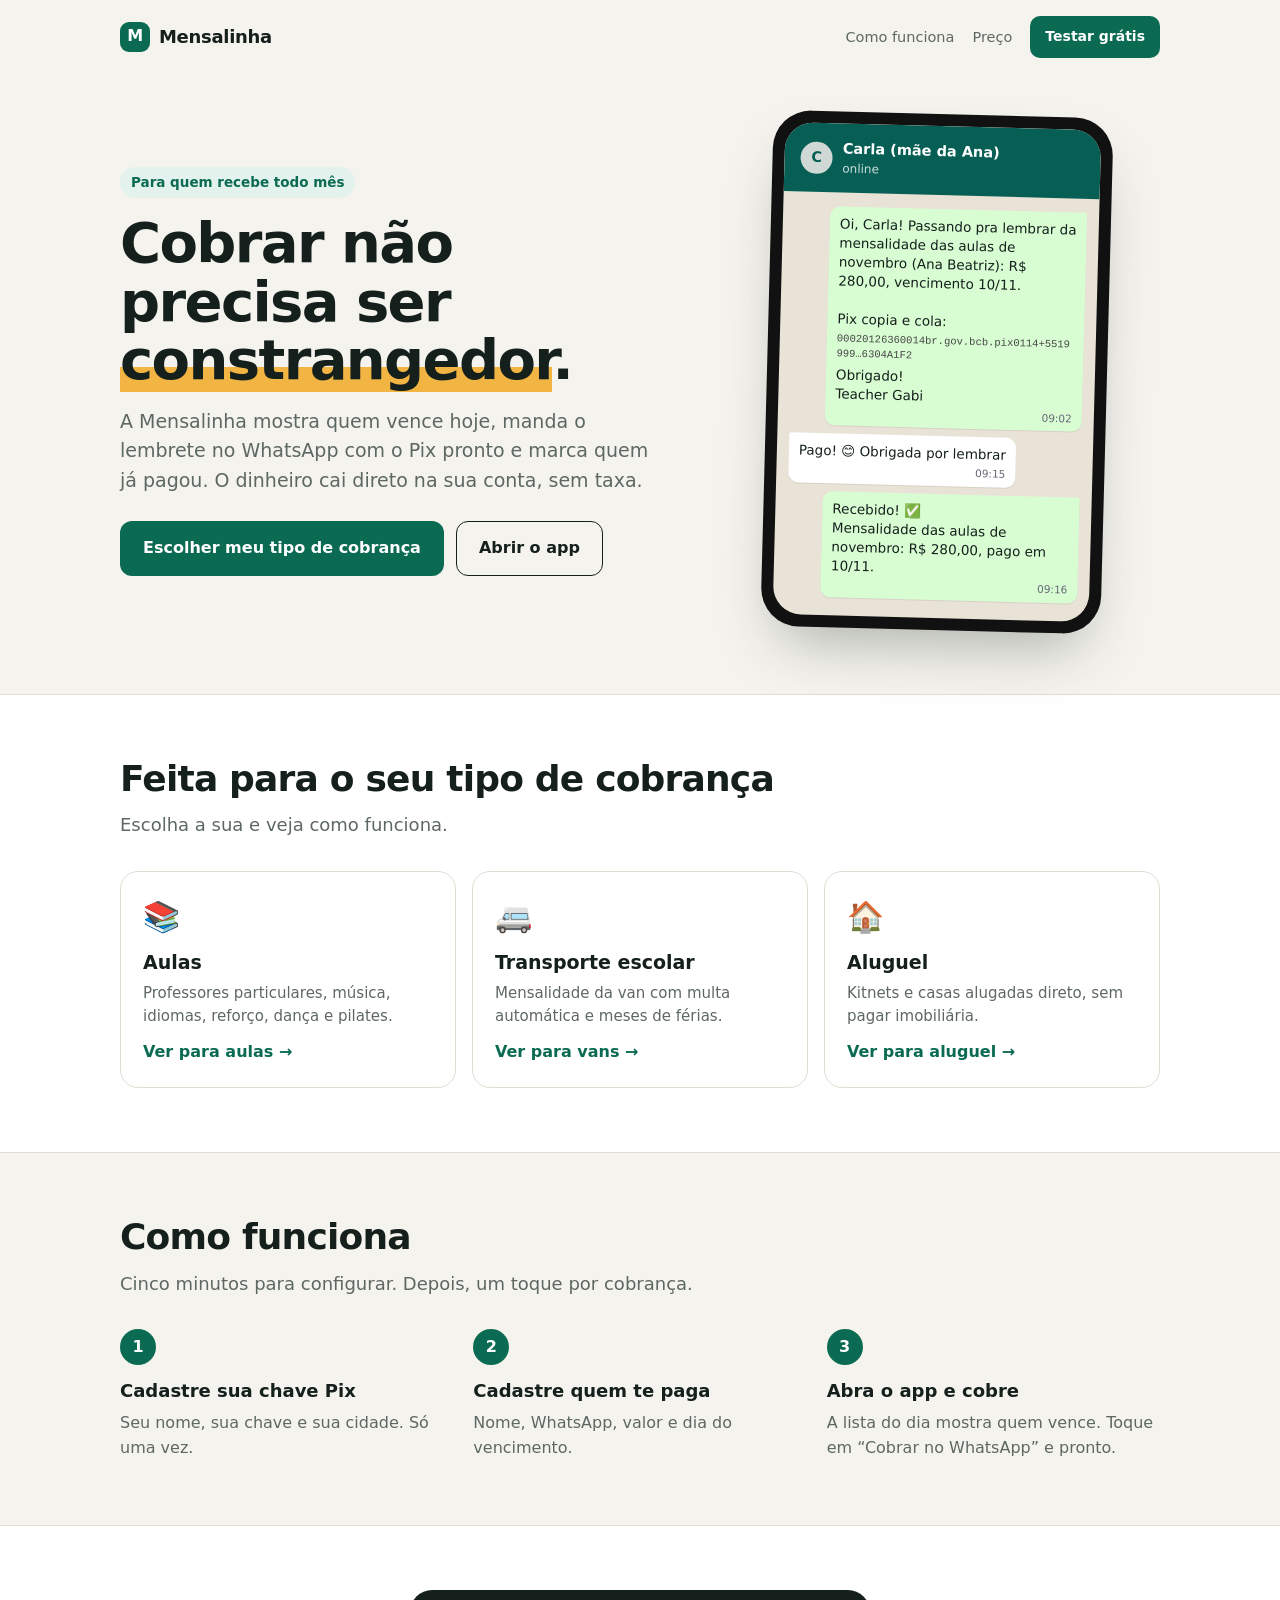
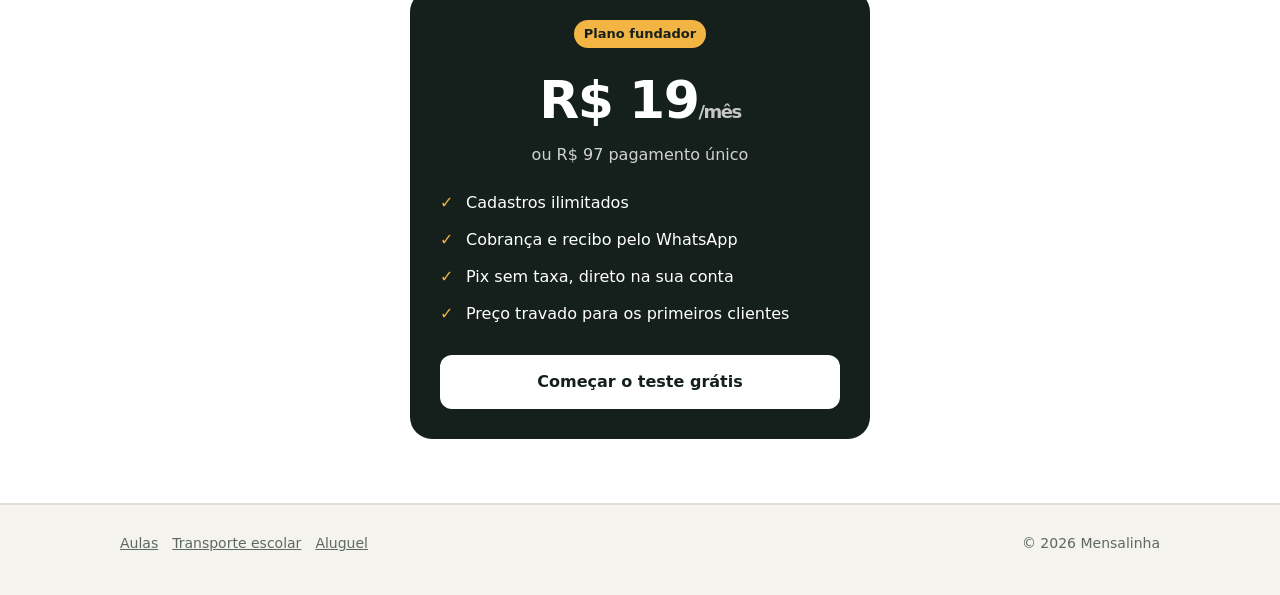
<file: index.html>
<!DOCTYPE html>
<html lang="pt-BR">
<head>
<meta charset="UTF-8">
<meta name="viewport" content="width=device-width, initial-scale=1">
<title>Mensalinha · Cobrança de mensalidade pelo WhatsApp com Pix</title>
<meta name="description" content="Lembretes de pagamento pelo WhatsApp com Pix pronto para quem cobra todo mês.">
<meta property="og:title" content="Mensalinha · Cobrança de mensalidade pelo WhatsApp com Pix">
<meta property="og:description" content="Lembretes de pagamento pelo WhatsApp com Pix pronto para quem cobra todo mês.">
<meta name="theme-color" content="#0b6b52">
<link rel="stylesheet" href="assets/landing.css">
<!-- Cole aqui o código do Meta Pixel quando for rodar anúncios. -->
<script src="assets/config.js"></script>
</head>
<body>
<div class="wrap"><nav class="top">
  <a class="brand" href="index.html"><span class="brand-mark">M</span>Mensalinha</a>
  <div class="links"><a class="hide-sm" href="#como">Como funciona</a><a class="hide-sm" href="#preco">Preço</a><a class="btn primary sm" href="app.html">Testar grátis</a></div>
</nav></div>
<main>
<div class="wrap hero">
  <div><span class="eyebrow">Para quem recebe todo mês</span><h1>Cobrar não precisa ser <em>constrangedor</em>.</h1>
  <p class="lead">A Mensalinha mostra quem vence hoje, manda o lembrete no WhatsApp com o Pix pronto e marca quem já pagou. O dinheiro cai direto na sua conta, sem taxa.</p>
  <div class="cta-row"><a class="btn primary" href="#nichos">Escolher meu tipo de cobrança</a><a class="btn outline" href="app.html">Abrir o app</a></div></div>
  <div class="phone" aria-hidden="true"><div class="screen">
<div class="wa-head"><div class="wa-av">C</div><div>Carla (mãe da Ana)<small>online</small></div></div>
<div class="wa-body"><div class="bubble out">Oi, Carla! Passando pra lembrar da mensalidade das aulas de novembro (Ana Beatriz): R$ 280,00, vencimento 10/11.

Pix copia e cola:<span class="pix">00020126360014br.gov.bcb.pix0114+5519999…6304A1F2</span>Obrigado!
Teacher Gabi<span class="t">09:02</span></div><div class="bubble in">Pago! 😊 Obrigada por lembrar<span class="t">09:15</span></div><div class="bubble out">Recebido! ✅
Mensalidade das aulas de novembro: R$ 280,00, pago em 10/11.<span class="t">09:16</span></div></div></div></div>
</div>
<section class="alt" id="nichos"><div class="wrap"><h2>Feita para o seu tipo de cobrança</h2><p class="section-lead">Escolha a sua e veja como funciona.</p>
<div class="niches">
<a class="niche" href="aulas.html"><div class="emo">📚</div><h3>Aulas</h3><p>Professores particulares, música, idiomas, reforço, dança e pilates.</p><span class="go">Ver para aulas →</span></a>
<a class="niche" href="van.html"><div class="emo">🚐</div><h3>Transporte escolar</h3><p>Mensalidade da van com multa automática e meses de férias.</p><span class="go">Ver para vans →</span></a>
<a class="niche" href="aluguel.html"><div class="emo">🏠</div><h3>Aluguel</h3><p>Kitnets e casas alugadas direto, sem pagar imobiliária.</p><span class="go">Ver para aluguel →</span></a>
</div></div></section>
<section id="como"><div class="wrap"><h2>Como funciona</h2><p class="section-lead">Cinco minutos para configurar. Depois, um toque por cobrança.</p>
<div class="steps"><div class="step"><h3>Cadastre sua chave Pix</h3><p>Seu nome, sua chave e sua cidade. Só uma vez.</p></div>
<div class="step"><h3>Cadastre quem te paga</h3><p>Nome, WhatsApp, valor e dia do vencimento.</p></div>
<div class="step"><h3>Abra o app e cobre</h3><p>A lista do dia mostra quem vence. Toque em “Cobrar no WhatsApp” e pronto.</p></div></div></div></section>
<section id="preco" class="alt"><div class="wrap"><div class="price-card"><span class="tag">Plano fundador</span>
<div class="amount"><span data-preco="mensal">R$ 19</span><small>/mês</small></div><p class="alt-price">ou <span data-preco="unico">R$ 97</span> pagamento único</p>
<ul><li>Cadastros ilimitados</li><li>Cobrança e recibo pelo WhatsApp</li><li>Pix sem taxa, direto na sua conta</li><li>Preço travado para os primeiros clientes</li></ul>
<a class="btn primary" style="background:#fff;color:#15201c" href="app.html">Começar o teste grátis</a></div></div></section>
</main>
<footer><div class="wrap"><div><a href="aulas.html">Aulas</a><a href="van.html">Transporte escolar</a><a href="aluguel.html">Aluguel</a></div>
<div>© <span data-year></span> Mensalinha</div></div></footer>
</body></html>
</file>
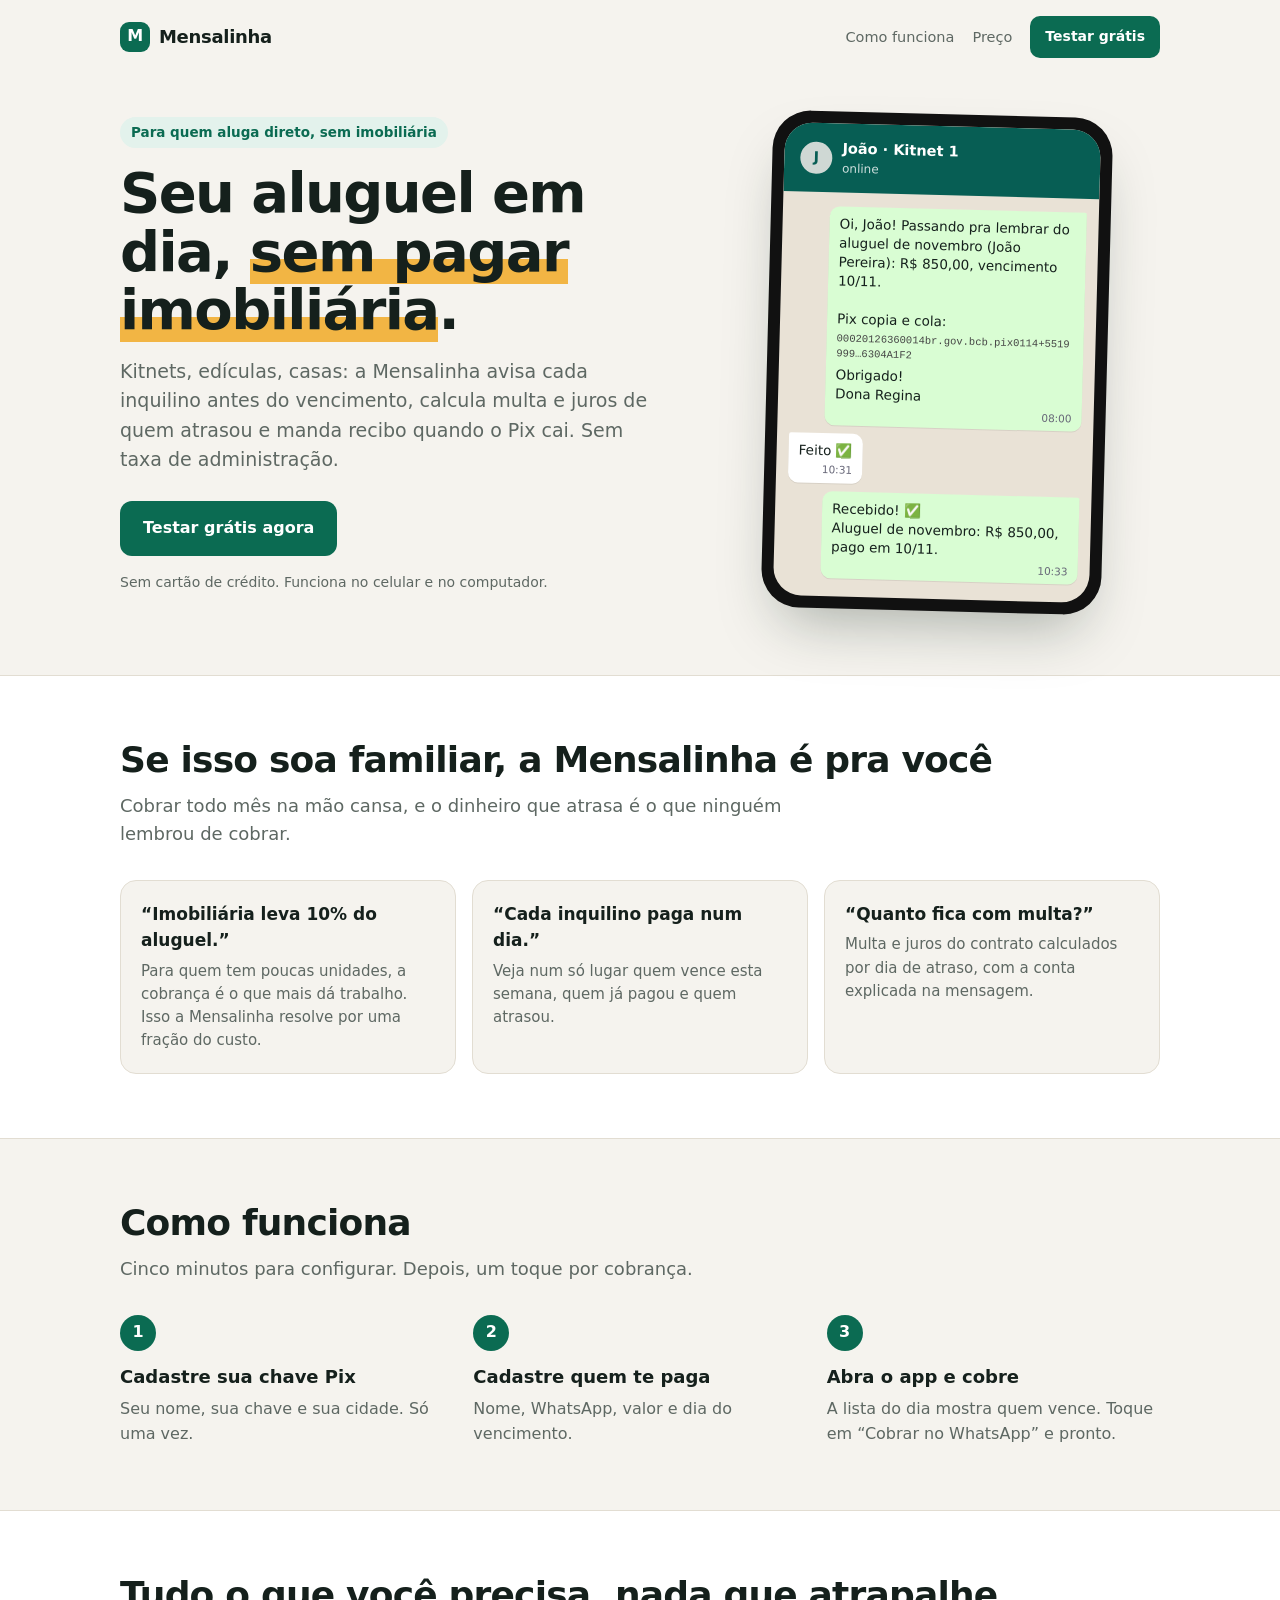
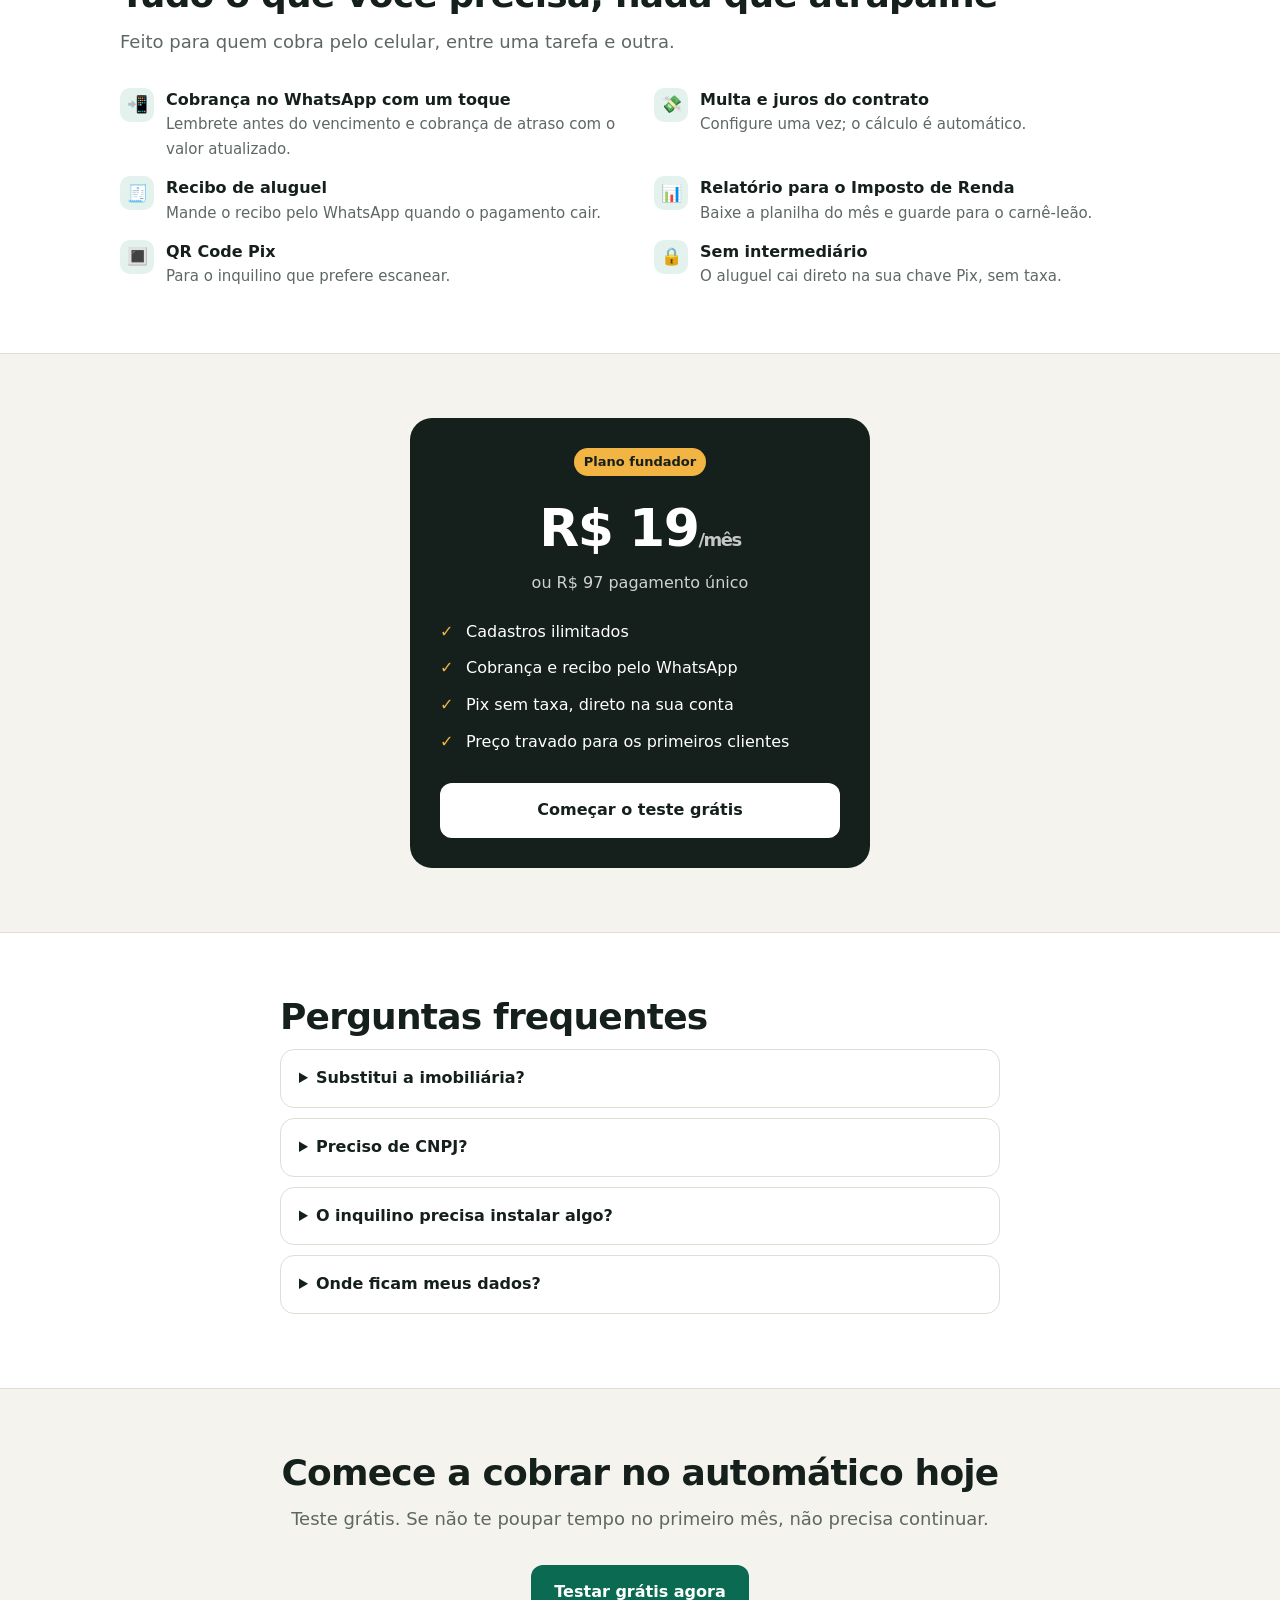
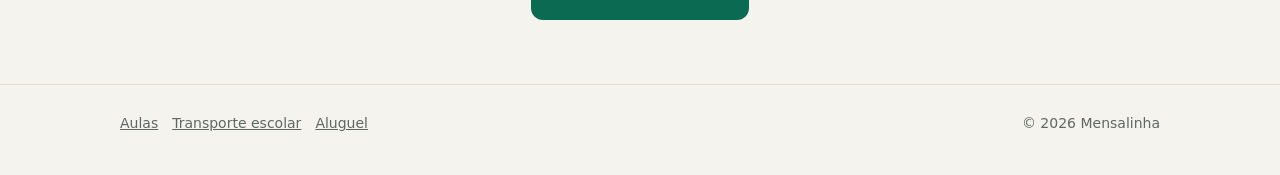
<file: aluguel.html>
<!DOCTYPE html>
<html lang="pt-BR">
<head>
<meta charset="UTF-8">
<meta name="viewport" content="width=device-width, initial-scale=1">
<title>Mensalinha · Cobrança de aluguel para pequenos proprietários</title>
<meta name="description" content="Cobre o aluguel das suas kitnets e casas pelo WhatsApp, com Pix pronto, multa e juros calculados e recibo.">
<meta property="og:title" content="Mensalinha · Cobrança de aluguel para pequenos proprietários">
<meta property="og:description" content="Cobre o aluguel das suas kitnets e casas pelo WhatsApp, com Pix pronto, multa e juros calculados e recibo.">
<meta name="theme-color" content="#0b6b52">
<link rel="stylesheet" href="assets/landing.css">
<!-- Cole aqui o código do Meta Pixel quando for rodar anúncios. -->
<script src="assets/config.js"></script>
</head>
<body>
<div class="wrap"><nav class="top">
  <a class="brand" href="index.html"><span class="brand-mark">M</span>Mensalinha</a>
  <div class="links"><a class="hide-sm" href="#como">Como funciona</a><a class="hide-sm" href="#preco">Preço</a><a class="btn primary sm" href="app.html?nicho=aluguel">Testar grátis</a></div>
</nav></div>
<main>
<div class="wrap hero">
  <div><span class="eyebrow">Para quem aluga direto, sem imobiliária</span><h1>Seu aluguel em dia, <em>sem pagar imobiliária</em>.</h1><p class="lead">Kitnets, edículas, casas: a Mensalinha avisa cada inquilino antes do vencimento, calcula multa e juros de quem atrasou e manda recibo quando o Pix cai. Sem taxa de administração.</p>
  <div class="cta-row"><a class="btn primary" href="app.html?nicho=aluguel">Testar grátis agora</a><a class="btn wa" href="#" data-wa="Oi! Vi a Mensalinha para aluguel e quero testar.">Falar no WhatsApp</a></div>
  <p class="trust">Sem cartão de crédito. Funciona no celular e no computador.</p></div>
  <div class="phone" aria-hidden="true"><div class="screen">
<div class="wa-head"><div class="wa-av">J</div><div>João · Kitnet 1<small>online</small></div></div>
<div class="wa-body"><div class="bubble out">Oi, João! Passando pra lembrar do aluguel de novembro (João Pereira): R$ 850,00, vencimento 10/11.

Pix copia e cola:<span class="pix">00020126360014br.gov.bcb.pix0114+5519999…6304A1F2</span>Obrigado!
Dona Regina<span class="t">08:00</span></div><div class="bubble in">Feito ✅<span class="t">10:31</span></div><div class="bubble out">Recebido! ✅
Aluguel de novembro: R$ 850,00, pago em 10/11.<span class="t">10:33</span></div></div></div></div>
</div>
<section class="alt"><div class="wrap"><h2>Se isso soa familiar, a Mensalinha é pra você</h2><p class="section-lead">Cobrar todo mês na mão cansa, e o dinheiro que atrasa é o que ninguém lembrou de cobrar.</p>
<div class="pains"><div class="pain"><div class="q">“Imobiliária leva 10% do aluguel.”</div><p>Para quem tem poucas unidades, a cobrança é o que mais dá trabalho. Isso a Mensalinha resolve por uma fração do custo.</p></div><div class="pain"><div class="q">“Cada inquilino paga num dia.”</div><p>Veja num só lugar quem vence esta semana, quem já pagou e quem atrasou.</p></div><div class="pain"><div class="q">“Quanto fica com multa?”</div><p>Multa e juros do contrato calculados por dia de atraso, com a conta explicada na mensagem.</p></div></div></div></section>
<section id="como"><div class="wrap"><h2>Como funciona</h2><p class="section-lead">Cinco minutos para configurar. Depois, um toque por cobrança.</p>
<div class="steps"><div class="step"><h3>Cadastre sua chave Pix</h3><p>Seu nome, sua chave e sua cidade. Só uma vez.</p></div>
<div class="step"><h3>Cadastre quem te paga</h3><p>Nome, WhatsApp, valor e dia do vencimento.</p></div>
<div class="step"><h3>Abra o app e cobre</h3><p>A lista do dia mostra quem vence. Toque em “Cobrar no WhatsApp” e pronto.</p></div></div></div></section>
<section class="alt"><div class="wrap"><h2>Tudo o que você precisa, nada que atrapalhe</h2><p class="section-lead">Feito para quem cobra pelo celular, entre uma tarefa e outra.</p>
<div class="features"><div class="feature"><div class="ic">📲</div><div><b>Cobrança no WhatsApp com um toque</b><span>Lembrete antes do vencimento e cobrança de atraso com o valor atualizado.</span></div></div><div class="feature"><div class="ic">💸</div><div><b>Multa e juros do contrato</b><span>Configure uma vez; o cálculo é automático.</span></div></div><div class="feature"><div class="ic">🧾</div><div><b>Recibo de aluguel</b><span>Mande o recibo pelo WhatsApp quando o pagamento cair.</span></div></div><div class="feature"><div class="ic">📊</div><div><b>Relatório para o Imposto de Renda</b><span>Baixe a planilha do mês e guarde para o carnê-leão.</span></div></div><div class="feature"><div class="ic">🔳</div><div><b>QR Code Pix</b><span>Para o inquilino que prefere escanear.</span></div></div><div class="feature"><div class="ic">🔒</div><div><b>Sem intermediário</b><span>O aluguel cai direto na sua chave Pix, sem taxa.</span></div></div></div></div></section>
<section id="preco"><div class="wrap"><div class="price-card"><span class="tag">Plano fundador</span>
<div class="amount"><span data-preco="mensal">R$ 19</span><small>/mês</small></div><p class="alt-price">ou <span data-preco="unico">R$ 97</span> pagamento único</p>
<ul><li>Cadastros ilimitados</li><li>Cobrança e recibo pelo WhatsApp</li><li>Pix sem taxa, direto na sua conta</li><li>Preço travado para os primeiros clientes</li></ul>
<a class="btn primary" style="background:#fff;color:#15201c" href="app.html?nicho=aluguel">Começar o teste grátis</a></div></div></section>
<section class="alt faq"><div class="wrap" style="max-width:760px"><h2>Perguntas frequentes</h2>
<details><summary>Substitui a imobiliária?</summary><p>Na cobrança, sim. Contrato, vistoria e garantia continuam com você ou com quem você contratar.</p></details><details><summary>Preciso de CNPJ?</summary><p>Não. Funciona com qualquer chave Pix, inclusive CPF.</p></details><details><summary>O inquilino precisa instalar algo?</summary><p>Não. Ele recebe uma mensagem no WhatsApp e paga pelo app do banco.</p></details>
<details><summary>Onde ficam meus dados?</summary><p>Nesta versão, no seu próprio aparelho. Dá para baixar um backup e levar para outro celular quando quiser.</p></details></div></section>
<section class="final"><div class="wrap"><h2>Comece a cobrar no automático hoje</h2><p class="section-lead" style="margin-left:auto;margin-right:auto">Teste grátis. Se não te poupar tempo no primeiro mês, não precisa continuar.</p>
<div class="cta-row"><a class="btn primary" href="app.html?nicho=aluguel">Testar grátis agora</a><a class="btn wa" href="#" data-wa="Oi! Vi a Mensalinha para aluguel e quero testar.">Falar no WhatsApp</a></div></div></section>
</main>
<footer><div class="wrap"><div><a href="aulas.html">Aulas</a><a href="van.html">Transporte escolar</a><a href="aluguel.html">Aluguel</a></div>
<div>© <span data-year></span> Mensalinha</div></div></footer>
</body></html>
</file>
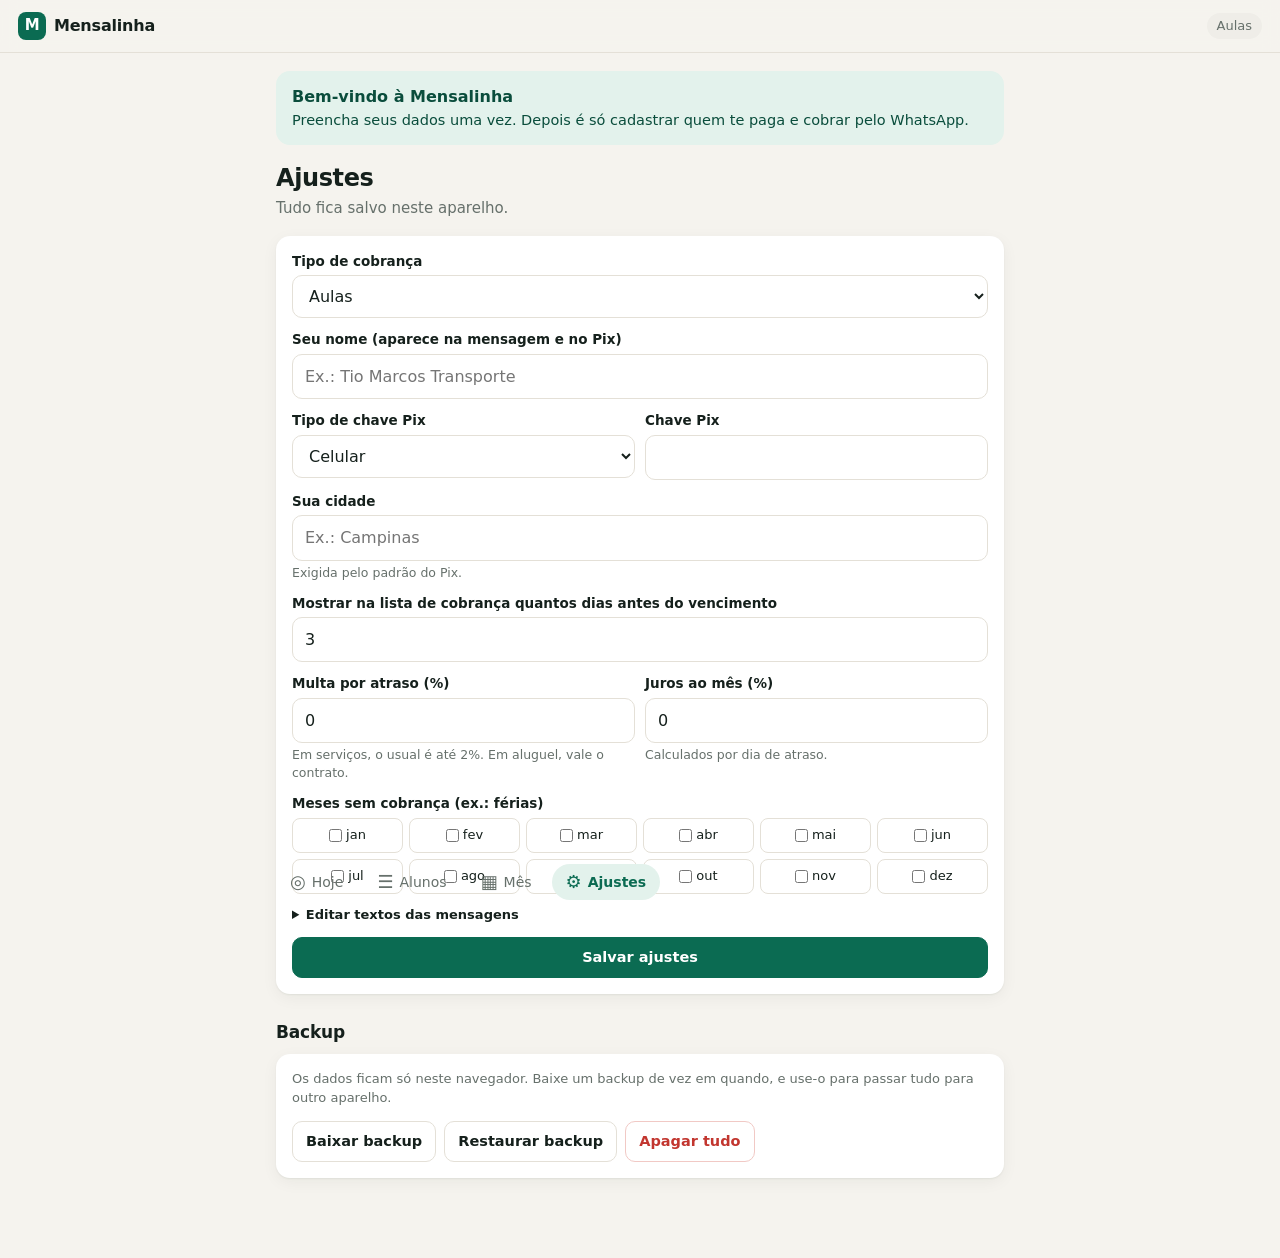
<file: app.html>
<!DOCTYPE html>
<html lang="pt-BR">
<head>
<meta charset="UTF-8">
<meta name="viewport" content="width=device-width, initial-scale=1, viewport-fit=cover">
<meta name="theme-color" content="#0b6b52">
<meta name="apple-mobile-web-app-capable" content="yes">
<title>Mensalinha · Painel</title>
<link rel="stylesheet" href="assets/app.css">
</head>
<body>
<header class="topbar">
  <a class="brand" href="index.html"><span class="brand-mark">M</span>Mensalinha</a>
  <span class="niche-pill" id="nichePill"></span>
</header>

<main id="view" class="view" aria-live="polite"></main>

<nav class="tabs" id="tabs">
  <button data-tab="hoje" class="active"><span class="ic">◎</span>Hoje</button>
  <button data-tab="clientes"><span class="ic">☰</span><span id="tabClientes">Clientes</span></button>
  <button data-tab="mes"><span class="ic">▦</span>Mês</button>
  <button data-tab="ajustes"><span class="ic">⚙</span>Ajustes</button>
</nav>

<div class="modal" id="modal" hidden>
  <div class="modal-card" role="dialog" aria-modal="true">
    <button class="modal-x" id="modalClose" aria-label="Fechar">×</button>
    <div id="modalBody"></div>
  </div>
</div>

<div class="toast" id="toast" hidden></div>

<script src="assets/qrcode.js"></script>
<script src="assets/pix.js"></script>
<script src="assets/app.js"></script>
</body>
</html>
</file>
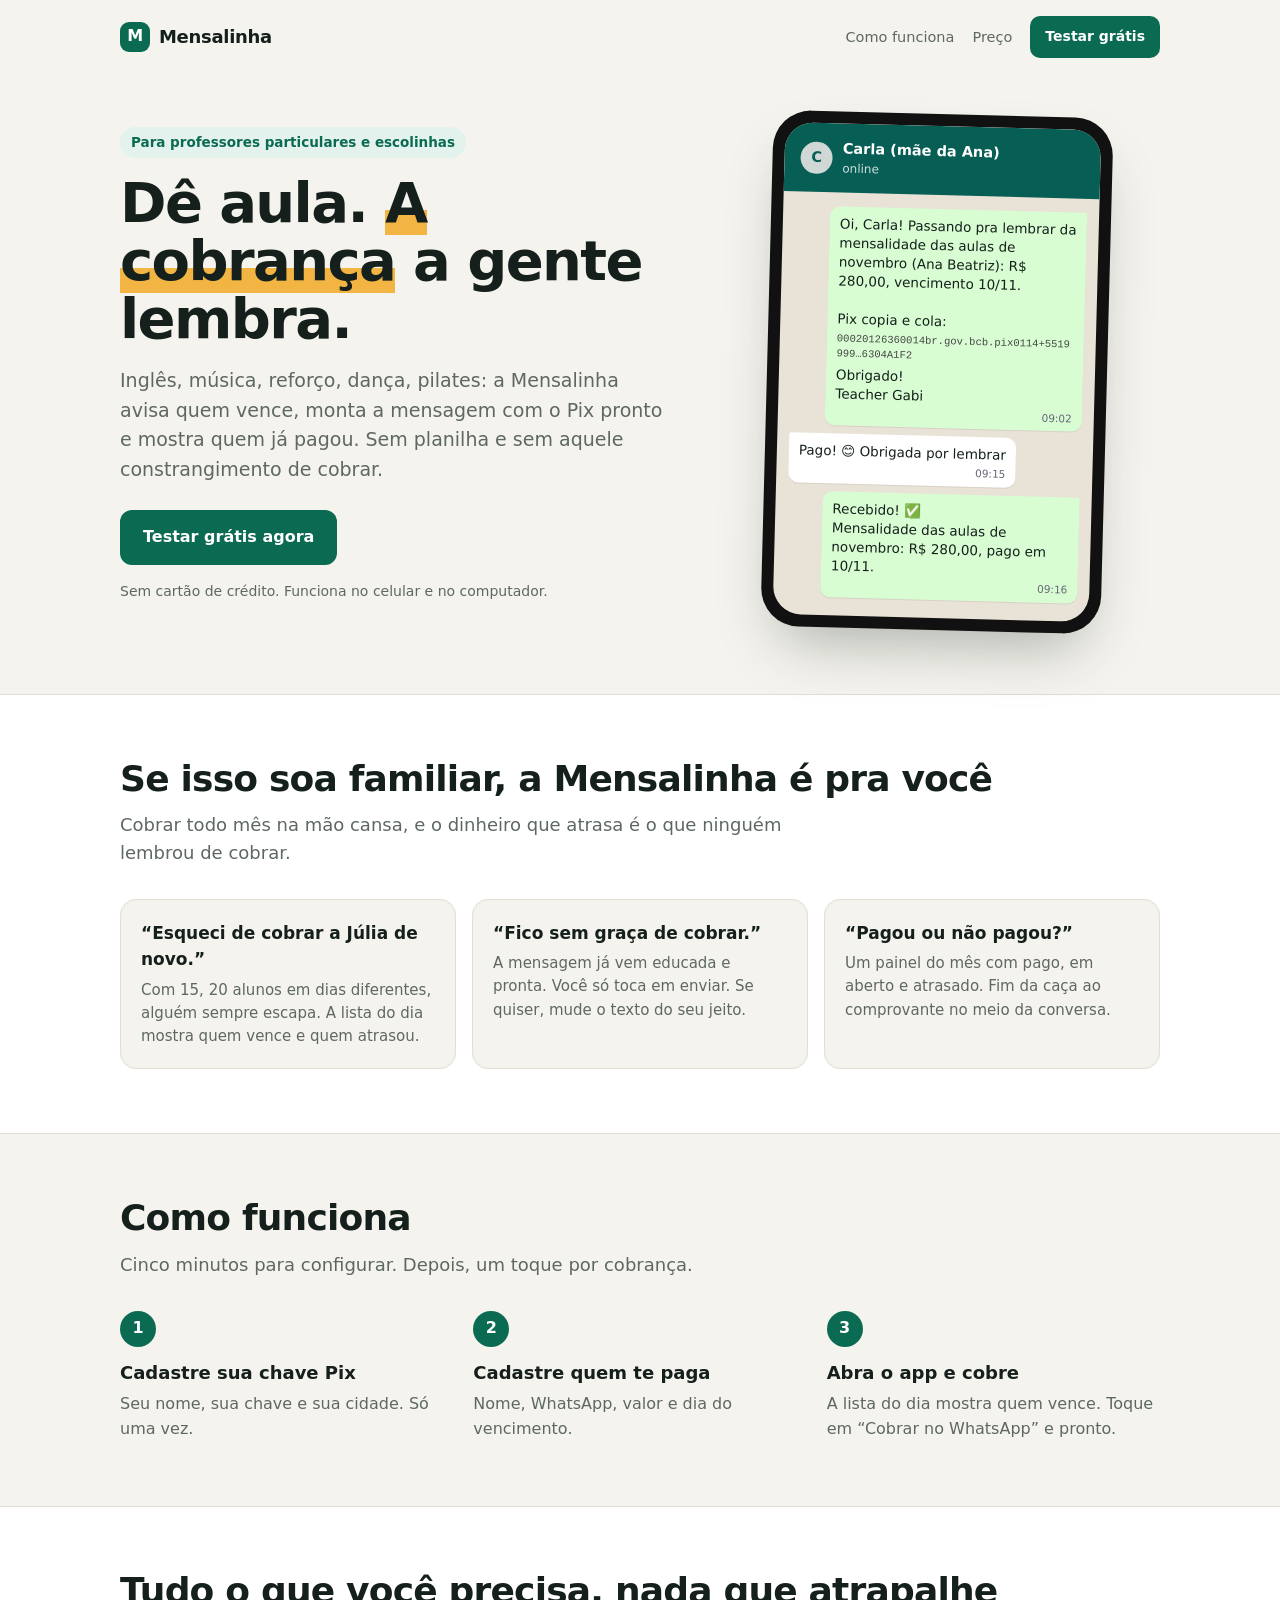
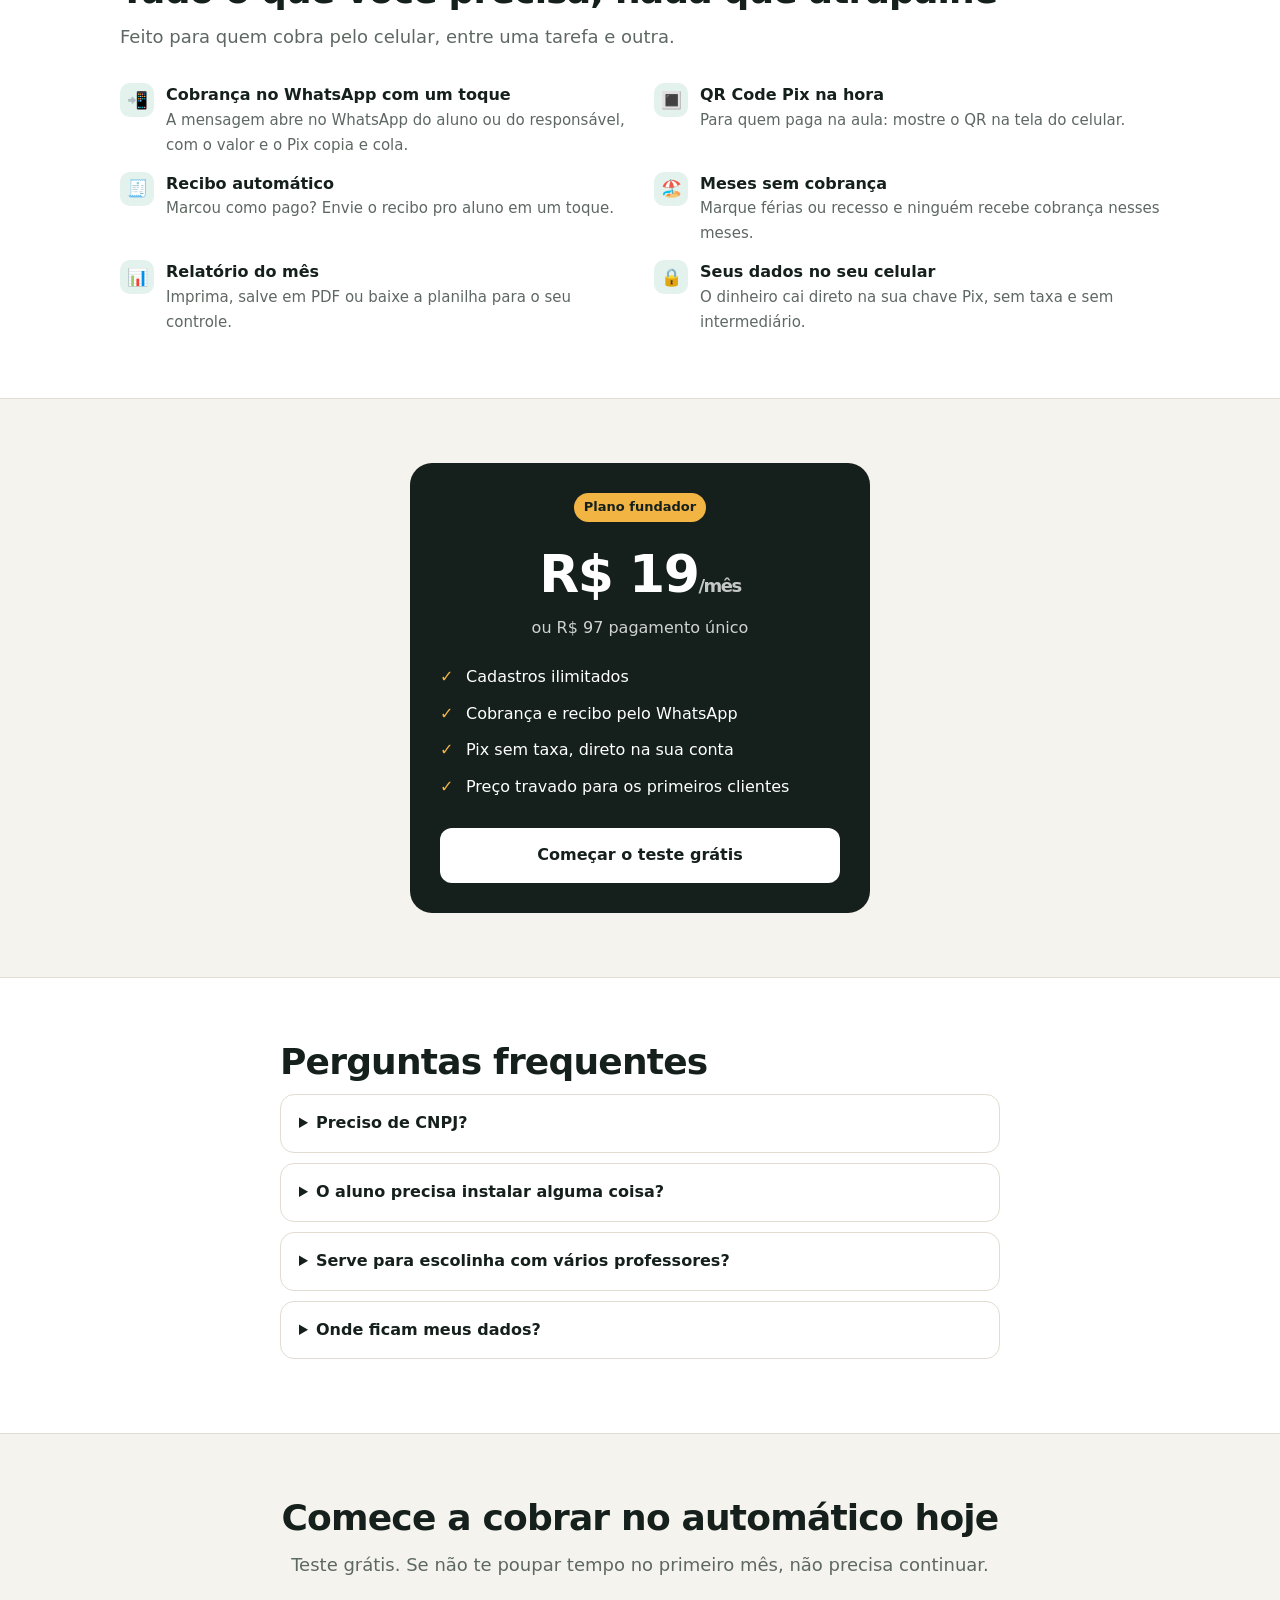
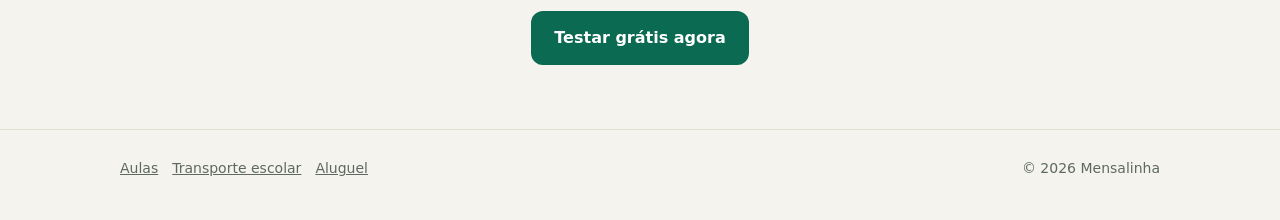
<file: aulas.html>
<!DOCTYPE html>
<html lang="pt-BR">
<head>
<meta charset="UTF-8">
<meta name="viewport" content="width=device-width, initial-scale=1">
<title>Mensalinha · Cobrança de mensalidade para professores</title>
<meta name="description" content="Pare de cobrar aluno no WhatsApp na mão. Lembrete com Pix pronto e controle de quem pagou.">
<meta property="og:title" content="Mensalinha · Cobrança de mensalidade para professores">
<meta property="og:description" content="Pare de cobrar aluno no WhatsApp na mão. Lembrete com Pix pronto e controle de quem pagou.">
<meta name="theme-color" content="#0b6b52">
<link rel="stylesheet" href="assets/landing.css">
<!-- Cole aqui o código do Meta Pixel quando for rodar anúncios. -->
<script src="assets/config.js"></script>
</head>
<body>
<div class="wrap"><nav class="top">
  <a class="brand" href="index.html"><span class="brand-mark">M</span>Mensalinha</a>
  <div class="links"><a class="hide-sm" href="#como">Como funciona</a><a class="hide-sm" href="#preco">Preço</a><a class="btn primary sm" href="app.html?nicho=aulas">Testar grátis</a></div>
</nav></div>
<main>
<div class="wrap hero">
  <div><span class="eyebrow">Para professores particulares e escolinhas</span><h1>Dê aula. <em>A cobrança</em> a gente lembra.</h1><p class="lead">Inglês, música, reforço, dança, pilates: a Mensalinha avisa quem vence, monta a mensagem com o Pix pronto e mostra quem já pagou. Sem planilha e sem aquele constrangimento de cobrar.</p>
  <div class="cta-row"><a class="btn primary" href="app.html?nicho=aulas">Testar grátis agora</a><a class="btn wa" href="#" data-wa="Oi! Vi a Mensalinha para professores e quero testar.">Falar no WhatsApp</a></div>
  <p class="trust">Sem cartão de crédito. Funciona no celular e no computador.</p></div>
  <div class="phone" aria-hidden="true"><div class="screen">
<div class="wa-head"><div class="wa-av">C</div><div>Carla (mãe da Ana)<small>online</small></div></div>
<div class="wa-body"><div class="bubble out">Oi, Carla! Passando pra lembrar da mensalidade das aulas de novembro (Ana Beatriz): R$ 280,00, vencimento 10/11.

Pix copia e cola:<span class="pix">00020126360014br.gov.bcb.pix0114+5519999…6304A1F2</span>Obrigado!
Teacher Gabi<span class="t">09:02</span></div><div class="bubble in">Pago! 😊 Obrigada por lembrar<span class="t">09:15</span></div><div class="bubble out">Recebido! ✅
Mensalidade das aulas de novembro: R$ 280,00, pago em 10/11.<span class="t">09:16</span></div></div></div></div>
</div>
<section class="alt"><div class="wrap"><h2>Se isso soa familiar, a Mensalinha é pra você</h2><p class="section-lead">Cobrar todo mês na mão cansa, e o dinheiro que atrasa é o que ninguém lembrou de cobrar.</p>
<div class="pains"><div class="pain"><div class="q">“Esqueci de cobrar a Júlia de novo.”</div><p>Com 15, 20 alunos em dias diferentes, alguém sempre escapa. A lista do dia mostra quem vence e quem atrasou.</p></div><div class="pain"><div class="q">“Fico sem graça de cobrar.”</div><p>A mensagem já vem educada e pronta. Você só toca em enviar. Se quiser, mude o texto do seu jeito.</p></div><div class="pain"><div class="q">“Pagou ou não pagou?”</div><p>Um painel do mês com pago, em aberto e atrasado. Fim da caça ao comprovante no meio da conversa.</p></div></div></div></section>
<section id="como"><div class="wrap"><h2>Como funciona</h2><p class="section-lead">Cinco minutos para configurar. Depois, um toque por cobrança.</p>
<div class="steps"><div class="step"><h3>Cadastre sua chave Pix</h3><p>Seu nome, sua chave e sua cidade. Só uma vez.</p></div>
<div class="step"><h3>Cadastre quem te paga</h3><p>Nome, WhatsApp, valor e dia do vencimento.</p></div>
<div class="step"><h3>Abra o app e cobre</h3><p>A lista do dia mostra quem vence. Toque em “Cobrar no WhatsApp” e pronto.</p></div></div></div></section>
<section class="alt"><div class="wrap"><h2>Tudo o que você precisa, nada que atrapalhe</h2><p class="section-lead">Feito para quem cobra pelo celular, entre uma tarefa e outra.</p>
<div class="features"><div class="feature"><div class="ic">📲</div><div><b>Cobrança no WhatsApp com um toque</b><span>A mensagem abre no WhatsApp do aluno ou do responsável, com o valor e o Pix copia e cola.</span></div></div><div class="feature"><div class="ic">🔳</div><div><b>QR Code Pix na hora</b><span>Para quem paga na aula: mostre o QR na tela do celular.</span></div></div><div class="feature"><div class="ic">🧾</div><div><b>Recibo automático</b><span>Marcou como pago? Envie o recibo pro aluno em um toque.</span></div></div><div class="feature"><div class="ic">🏖️</div><div><b>Meses sem cobrança</b><span>Marque férias ou recesso e ninguém recebe cobrança nesses meses.</span></div></div><div class="feature"><div class="ic">📊</div><div><b>Relatório do mês</b><span>Imprima, salve em PDF ou baixe a planilha para o seu controle.</span></div></div><div class="feature"><div class="ic">🔒</div><div><b>Seus dados no seu celular</b><span>O dinheiro cai direto na sua chave Pix, sem taxa e sem intermediário.</span></div></div></div></div></section>
<section id="preco"><div class="wrap"><div class="price-card"><span class="tag">Plano fundador</span>
<div class="amount"><span data-preco="mensal">R$ 19</span><small>/mês</small></div><p class="alt-price">ou <span data-preco="unico">R$ 97</span> pagamento único</p>
<ul><li>Cadastros ilimitados</li><li>Cobrança e recibo pelo WhatsApp</li><li>Pix sem taxa, direto na sua conta</li><li>Preço travado para os primeiros clientes</li></ul>
<a class="btn primary" style="background:#fff;color:#15201c" href="app.html?nicho=aulas">Começar o teste grátis</a></div></div></section>
<section class="alt faq"><div class="wrap" style="max-width:760px"><h2>Perguntas frequentes</h2>
<details><summary>Preciso de CNPJ?</summary><p>Não. Funciona com qualquer chave Pix, inclusive CPF ou celular.</p></details><details><summary>O aluno precisa instalar alguma coisa?</summary><p>Não. Ele recebe uma mensagem normal no WhatsApp e paga pelo app do banco.</p></details><details><summary>Serve para escolinha com vários professores?</summary><p>Nesta versão, cada conta é de uma pessoa. Uma escolinha pequena usa bem com uma pessoa cuidando da cobrança.</p></details>
<details><summary>Onde ficam meus dados?</summary><p>Nesta versão, no seu próprio aparelho. Dá para baixar um backup e levar para outro celular quando quiser.</p></details></div></section>
<section class="final"><div class="wrap"><h2>Comece a cobrar no automático hoje</h2><p class="section-lead" style="margin-left:auto;margin-right:auto">Teste grátis. Se não te poupar tempo no primeiro mês, não precisa continuar.</p>
<div class="cta-row"><a class="btn primary" href="app.html?nicho=aulas">Testar grátis agora</a><a class="btn wa" href="#" data-wa="Oi! Vi a Mensalinha para professores e quero testar.">Falar no WhatsApp</a></div></div></section>
</main>
<footer><div class="wrap"><div><a href="aulas.html">Aulas</a><a href="van.html">Transporte escolar</a><a href="aluguel.html">Aluguel</a></div>
<div>© <span data-year></span> Mensalinha</div></div></footer>
</body></html>
</file>
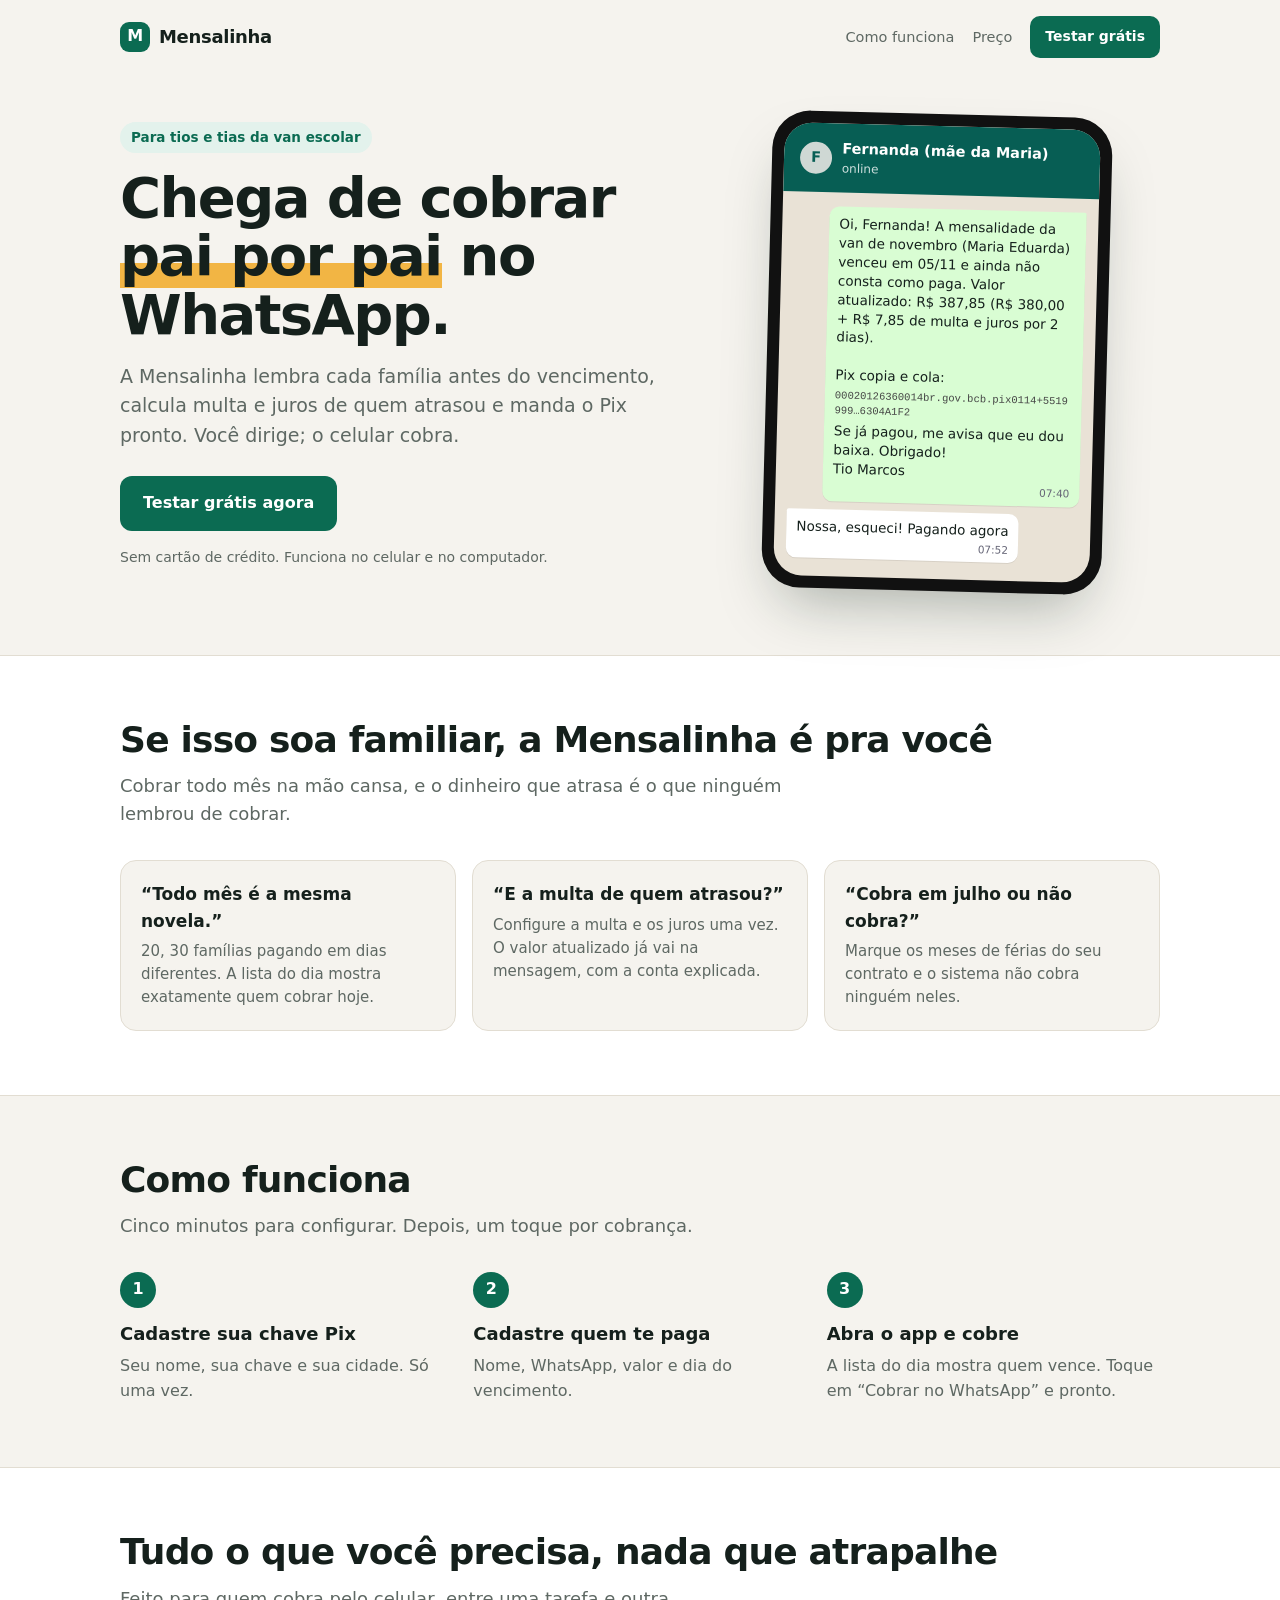
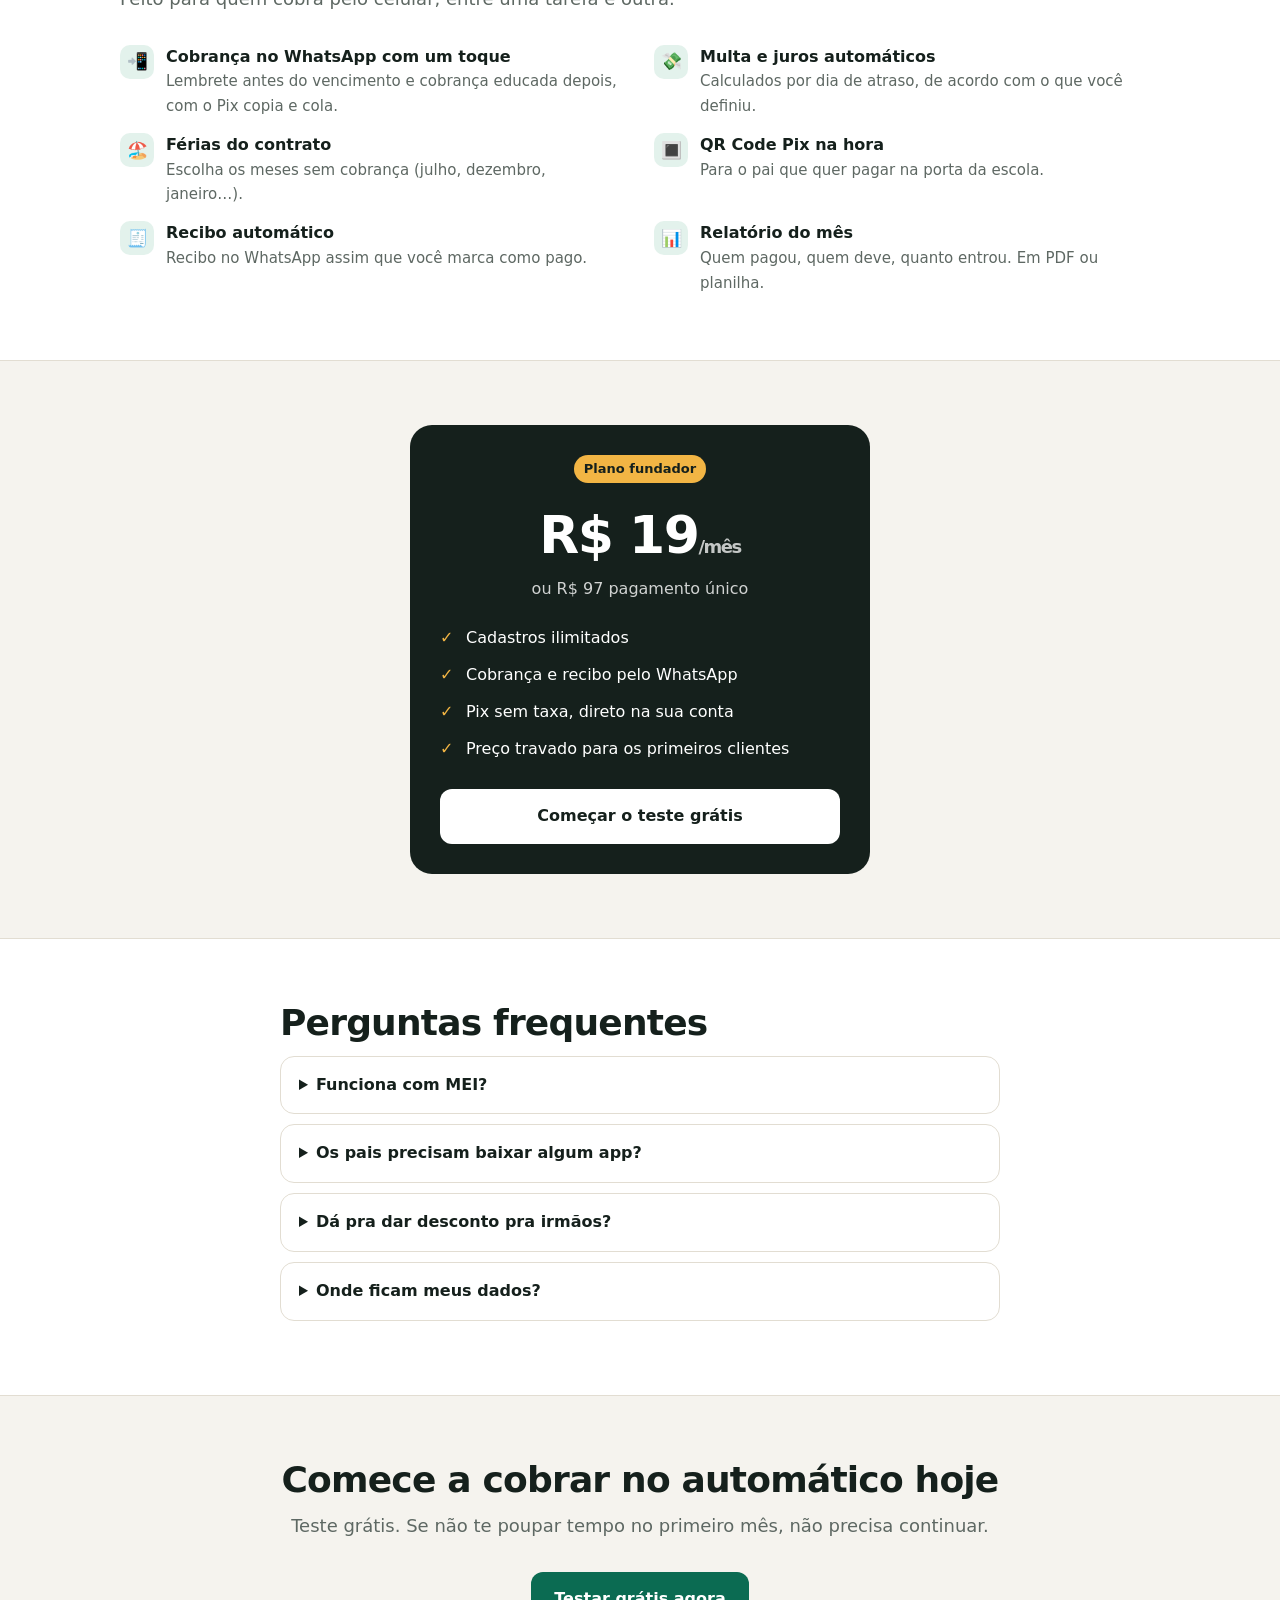
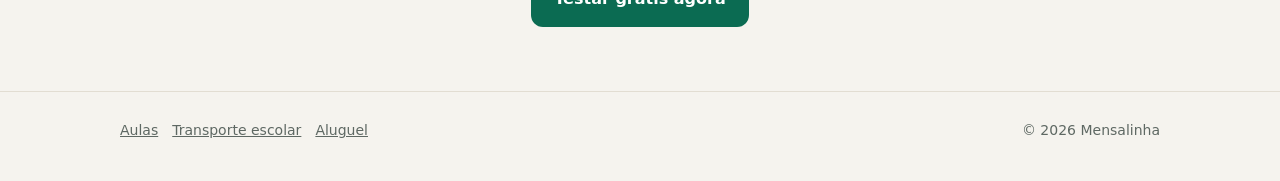
<file: van.html>
<!DOCTYPE html>
<html lang="pt-BR">
<head>
<meta charset="UTF-8">
<meta name="viewport" content="width=device-width, initial-scale=1">
<title>Mensalinha · Cobrança para transporte escolar</title>
<meta name="description" content="Cobre as mensalidades da van escolar pelo WhatsApp com Pix pronto, multa automática e controle de férias.">
<meta property="og:title" content="Mensalinha · Cobrança para transporte escolar">
<meta property="og:description" content="Cobre as mensalidades da van escolar pelo WhatsApp com Pix pronto, multa automática e controle de férias.">
<meta name="theme-color" content="#0b6b52">
<link rel="stylesheet" href="assets/landing.css">
<!-- Cole aqui o código do Meta Pixel quando for rodar anúncios. -->
<script src="assets/config.js"></script>
</head>
<body>
<div class="wrap"><nav class="top">
  <a class="brand" href="index.html"><span class="brand-mark">M</span>Mensalinha</a>
  <div class="links"><a class="hide-sm" href="#como">Como funciona</a><a class="hide-sm" href="#preco">Preço</a><a class="btn primary sm" href="app.html?nicho=van">Testar grátis</a></div>
</nav></div>
<main>
<div class="wrap hero">
  <div><span class="eyebrow">Para tios e tias da van escolar</span><h1>Chega de cobrar <em>pai por pai</em> no WhatsApp.</h1><p class="lead">A Mensalinha lembra cada família antes do vencimento, calcula multa e juros de quem atrasou e manda o Pix pronto. Você dirige; o celular cobra.</p>
  <div class="cta-row"><a class="btn primary" href="app.html?nicho=van">Testar grátis agora</a><a class="btn wa" href="#" data-wa="Oi! Vi a Mensalinha para transporte escolar e quero testar.">Falar no WhatsApp</a></div>
  <p class="trust">Sem cartão de crédito. Funciona no celular e no computador.</p></div>
  <div class="phone" aria-hidden="true"><div class="screen">
<div class="wa-head"><div class="wa-av">F</div><div>Fernanda (mãe da Maria)<small>online</small></div></div>
<div class="wa-body"><div class="bubble out">Oi, Fernanda! A mensalidade da van de novembro (Maria Eduarda) venceu em 05/11 e ainda não consta como paga. Valor atualizado: R$ 387,85 (R$ 380,00 + R$ 7,85 de multa e juros por 2 dias).

Pix copia e cola:<span class="pix">00020126360014br.gov.bcb.pix0114+5519999…6304A1F2</span>Se já pagou, me avisa que eu dou baixa. Obrigado!
Tio Marcos<span class="t">07:40</span></div><div class="bubble in">Nossa, esqueci! Pagando agora<span class="t">07:52</span></div></div></div></div>
</div>
<section class="alt"><div class="wrap"><h2>Se isso soa familiar, a Mensalinha é pra você</h2><p class="section-lead">Cobrar todo mês na mão cansa, e o dinheiro que atrasa é o que ninguém lembrou de cobrar.</p>
<div class="pains"><div class="pain"><div class="q">“Todo mês é a mesma novela.”</div><p>20, 30 famílias pagando em dias diferentes. A lista do dia mostra exatamente quem cobrar hoje.</p></div><div class="pain"><div class="q">“E a multa de quem atrasou?”</div><p>Configure a multa e os juros uma vez. O valor atualizado já vai na mensagem, com a conta explicada.</p></div><div class="pain"><div class="q">“Cobra em julho ou não cobra?”</div><p>Marque os meses de férias do seu contrato e o sistema não cobra ninguém neles.</p></div></div></div></section>
<section id="como"><div class="wrap"><h2>Como funciona</h2><p class="section-lead">Cinco minutos para configurar. Depois, um toque por cobrança.</p>
<div class="steps"><div class="step"><h3>Cadastre sua chave Pix</h3><p>Seu nome, sua chave e sua cidade. Só uma vez.</p></div>
<div class="step"><h3>Cadastre quem te paga</h3><p>Nome, WhatsApp, valor e dia do vencimento.</p></div>
<div class="step"><h3>Abra o app e cobre</h3><p>A lista do dia mostra quem vence. Toque em “Cobrar no WhatsApp” e pronto.</p></div></div></div></section>
<section class="alt"><div class="wrap"><h2>Tudo o que você precisa, nada que atrapalhe</h2><p class="section-lead">Feito para quem cobra pelo celular, entre uma tarefa e outra.</p>
<div class="features"><div class="feature"><div class="ic">📲</div><div><b>Cobrança no WhatsApp com um toque</b><span>Lembrete antes do vencimento e cobrança educada depois, com o Pix copia e cola.</span></div></div><div class="feature"><div class="ic">💸</div><div><b>Multa e juros automáticos</b><span>Calculados por dia de atraso, de acordo com o que você definiu.</span></div></div><div class="feature"><div class="ic">🏖️</div><div><b>Férias do contrato</b><span>Escolha os meses sem cobrança (julho, dezembro, janeiro…).</span></div></div><div class="feature"><div class="ic">🔳</div><div><b>QR Code Pix na hora</b><span>Para o pai que quer pagar na porta da escola.</span></div></div><div class="feature"><div class="ic">🧾</div><div><b>Recibo automático</b><span>Recibo no WhatsApp assim que você marca como pago.</span></div></div><div class="feature"><div class="ic">📊</div><div><b>Relatório do mês</b><span>Quem pagou, quem deve, quanto entrou. Em PDF ou planilha.</span></div></div></div></div></section>
<section id="preco"><div class="wrap"><div class="price-card"><span class="tag">Plano fundador</span>
<div class="amount"><span data-preco="mensal">R$ 19</span><small>/mês</small></div><p class="alt-price">ou <span data-preco="unico">R$ 97</span> pagamento único</p>
<ul><li>Cadastros ilimitados</li><li>Cobrança e recibo pelo WhatsApp</li><li>Pix sem taxa, direto na sua conta</li><li>Preço travado para os primeiros clientes</li></ul>
<a class="btn primary" style="background:#fff;color:#15201c" href="app.html?nicho=van">Começar o teste grátis</a></div></div></section>
<section class="alt faq"><div class="wrap" style="max-width:760px"><h2>Perguntas frequentes</h2>
<details><summary>Funciona com MEI?</summary><p>Sim. Use sua chave Pix de CNPJ, CPF ou celular. O dinheiro cai direto na sua conta, sem taxa.</p></details><details><summary>Os pais precisam baixar algum app?</summary><p>Não. Eles recebem uma mensagem normal no WhatsApp e pagam pelo app do banco.</p></details><details><summary>Dá pra dar desconto pra irmãos?</summary><p>Sim. Cada aluno tem o próprio valor, então é só cadastrar o valor com desconto.</p></details>
<details><summary>Onde ficam meus dados?</summary><p>Nesta versão, no seu próprio aparelho. Dá para baixar um backup e levar para outro celular quando quiser.</p></details></div></section>
<section class="final"><div class="wrap"><h2>Comece a cobrar no automático hoje</h2><p class="section-lead" style="margin-left:auto;margin-right:auto">Teste grátis. Se não te poupar tempo no primeiro mês, não precisa continuar.</p>
<div class="cta-row"><a class="btn primary" href="app.html?nicho=van">Testar grátis agora</a><a class="btn wa" href="#" data-wa="Oi! Vi a Mensalinha para transporte escolar e quero testar.">Falar no WhatsApp</a></div></div></section>
</main>
<footer><div class="wrap"><div><a href="aulas.html">Aulas</a><a href="van.html">Transporte escolar</a><a href="aluguel.html">Aluguel</a></div>
<div>© <span data-year></span> Mensalinha</div></div></footer>
</body></html>
</file>
<file: assets/landing.css>
:root {
  --bg: #f5f3ee; --ink: #15201c; --muted: #5e6863; --line: #e2ddd2;
  --brand: #0b6b52; --brand-2: #0e8a69; --brand-soft: #e3f2ec; --sun: #f2b544;
  --wa-bg: #e9e2d6; --wa-out: #d9fdd3;
  --font: ui-sans-serif, system-ui, -apple-system, "Segoe UI", Roboto, "Helvetica Neue", Arial, sans-serif;
}
* { box-sizing: border-box; }
html { scroll-behavior: smooth; }
body { margin: 0; font-family: var(--font); background: var(--bg); color: var(--ink); line-height: 1.55; -webkit-font-smoothing: antialiased; }
a { color: inherit; }
.wrap { max-width: 1080px; margin: 0 auto; padding: 0 20px; }

nav.top { display: flex; align-items: center; justify-content: space-between; padding: 16px 0; }
.brand { display: flex; align-items: center; gap: 9px; font-weight: 800; text-decoration: none; letter-spacing: -.3px; font-size: 18px; }
.brand-mark { width: 30px; height: 30px; border-radius: 9px; display: grid; place-items: center; background: var(--brand); color: #fff; font-size: 16px; }
nav.top .links { display: flex; gap: 18px; font-size: 14.5px; color: var(--muted); align-items: center; }
nav.top .links a { text-decoration: none; }
@media (max-width: 640px) { nav.top .links .hide-sm { display: none; } }

.btn { display: inline-flex; align-items: center; justify-content: center; gap: 8px; padding: 14px 22px; border-radius: 12px; font-weight: 700; text-decoration: none; font-size: 16px; border: 1.5px solid transparent; transition: transform .1s ease, background .15s ease; cursor: pointer; }
.btn:active { transform: scale(.98); }
.btn.primary { background: var(--brand); color: #fff; }
.btn.primary:hover { background: var(--brand-2); }
.btn.outline { border-color: var(--ink); color: var(--ink); background: transparent; }
.btn.wa { background: #1f9d55; color: #fff; }
.btn.sm { padding: 9px 14px; font-size: 14px; border-radius: 10px; }

.hero { display: grid; grid-template-columns: 1.1fr .9fr; gap: 48px; align-items: center; padding: 40px 20px 64px; }
@media (max-width: 860px) { .hero { grid-template-columns: 1fr; gap: 36px; padding-top: 20px; } .phone { transform: none; max-width: 320px; } }
.eyebrow { display: inline-block; font-size: 13.5px; font-weight: 700; color: var(--brand); background: var(--brand-soft); padding: 5px 11px; border-radius: 999px; margin-bottom: 16px; }
.hero h1 { font-size: clamp(34px, 5.4vw, 56px); line-height: 1.04; letter-spacing: -1.6px; margin: 0 0 18px; }
.hero h1 em { font-style: normal; background: linear-gradient(transparent 62%, var(--sun) 62%); }
.hero p.lead { font-size: 19px; color: var(--muted); margin: 0 0 26px; max-width: 34em; }
.cta-row { display: flex; gap: 12px; flex-wrap: wrap; }
.trust { margin-top: 16px; font-size: 14px; color: var(--muted); }

/* Phone mock */
.phone { width: 100%; max-width: 340px; margin: 0 auto; background: #111; border-radius: 38px; padding: 12px; box-shadow: 0 30px 60px -20px rgba(20, 40, 30, .35); transform: rotate(1.5deg); }
.screen { background: var(--wa-bg); border-radius: 28px; overflow: hidden; }
.wa-head { background: #075e54; color: #fff; padding: 14px 16px; display: flex; align-items: center; gap: 10px; font-size: 14.5px; font-weight: 600; }
.wa-av { width: 32px; height: 32px; border-radius: 50%; background: #cfd8d4; color: #075e54; display: grid; place-items: center; font-weight: 800; }
.wa-head small { display: block; font-weight: 400; opacity: .8; font-size: 12px; }
.wa-body { padding: 14px 12px 18px; display: flex; flex-direction: column; gap: 8px; min-height: 380px; }
.bubble { max-width: 88%; padding: 8px 10px 6px; border-radius: 10px; font-size: 13.5px; line-height: 1.4; box-shadow: 0 1px 0 rgba(0,0,0,.08); white-space: pre-line; }
.bubble.out { align-self: flex-end; background: var(--wa-out); border-top-right-radius: 2px; }
.bubble.in { align-self: flex-start; background: #fff; border-top-left-radius: 2px; }
.bubble .pix { display: block; font-family: ui-monospace, Menlo, Consolas, monospace; font-size: 10.5px; color: #444; word-break: break-all; margin: 4px 0; }
.bubble .t { display: block; text-align: right; font-size: 10.5px; color: #667; margin-top: 2px; }

section { padding: 64px 0; }
section.alt { background: #fff; border-top: 1px solid var(--line); border-bottom: 1px solid var(--line); }
h2 { font-size: clamp(26px, 3.6vw, 36px); letter-spacing: -.8px; line-height: 1.12; margin: 0 0 12px; }
.section-lead { color: var(--muted); font-size: 18px; margin: 0 0 32px; max-width: 40em; }

.pains { display: grid; grid-template-columns: repeat(3, 1fr); gap: 16px; }
.pain { background: var(--bg); border-radius: 16px; padding: 20px; border: 1px solid var(--line); }
.pain .q { font-size: 17px; font-weight: 700; margin-bottom: 6px; }
.pain p { margin: 0; color: var(--muted); font-size: 15px; }
@media (max-width: 760px) { .pains { grid-template-columns: 1fr; } }

.steps { display: grid; grid-template-columns: repeat(3, 1fr); gap: 20px; counter-reset: s; }
.step { position: relative; padding-top: 48px; }
.step::before { counter-increment: s; content: counter(s); position: absolute; top: 0; left: 0; width: 36px; height: 36px; border-radius: 50%; background: var(--brand); color: #fff; display: grid; place-items: center; font-weight: 800; }
.step h3 { margin: 0 0 6px; font-size: 18px; }
.step p { margin: 0; color: var(--muted); }
@media (max-width: 760px) { .steps { grid-template-columns: 1fr; } }

.features { display: grid; grid-template-columns: repeat(2, 1fr); gap: 14px 28px; }
.feature { display: flex; gap: 12px; align-items: flex-start; }
.feature .ic { flex: none; width: 34px; height: 34px; border-radius: 10px; background: var(--brand-soft); display: grid; place-items: center; font-size: 17px; }
.feature b { display: block; }
.feature span { color: var(--muted); font-size: 15px; }
@media (max-width: 760px) { .features { grid-template-columns: 1fr; } }

.price-card { max-width: 460px; margin: 0 auto; background: var(--ink); color: #fff; border-radius: 22px; padding: 30px; text-align: center; }
.price-card .tag { display: inline-block; background: var(--sun); color: var(--ink); font-weight: 800; font-size: 13px; padding: 4px 10px; border-radius: 999px; }
.price-card .amount { font-size: 52px; font-weight: 800; letter-spacing: -1.5px; margin: 12px 0 0; }
.price-card .amount small { font-size: 18px; font-weight: 600; opacity: .75; }
.price-card .alt-price { opacity: .8; margin: 2px 0 18px; }
.price-card ul { text-align: left; padding: 0; list-style: none; margin: 0 0 22px; }
.price-card li { padding: 6px 0 6px 26px; position: relative; }
.price-card li::before { content: "✓"; position: absolute; left: 0; color: var(--sun); font-weight: 800; }
.price-card .btn { width: 100%; }

.faq details { background: #fff; border: 1px solid var(--line); border-radius: 14px; padding: 16px 18px; margin-bottom: 10px; }
.faq summary { font-weight: 700; cursor: pointer; }
.faq p { color: var(--muted); margin: 10px 0 0; }

.niches { display: grid; grid-template-columns: repeat(3, 1fr); gap: 16px; }
.niche { display: block; background: #fff; border: 1px solid var(--line); border-radius: 18px; padding: 22px; text-decoration: none; transition: transform .15s ease, box-shadow .15s ease; }
.niche:hover { transform: translateY(-3px); box-shadow: 0 12px 30px -16px rgba(20, 40, 30, .35); }
.niche .emo { font-size: 30px; }
.niche h3 { margin: 8px 0 4px; font-size: 19px; }
.niche p { margin: 0; color: var(--muted); font-size: 15px; }
.niche .go { display: inline-block; margin-top: 12px; color: var(--brand); font-weight: 700; }
@media (max-width: 760px) { .niches { grid-template-columns: 1fr; } }

.final { text-align: center; }
.final .cta-row { justify-content: center; }
footer { padding: 28px 0 40px; color: var(--muted); font-size: 14px; border-top: 1px solid var(--line); }
footer .wrap { display: flex; justify-content: space-between; gap: 12px; flex-wrap: wrap; }
footer a { margin-right: 14px; }
</file>
<file: assets/app.css>
:root {
  --bg: #f5f3ee;
  --card: #ffffff;
  --ink: #15201c;
  --muted: #66706b;
  --line: #e4e0d7;
  --brand: #0b6b52;
  --brand-2: #0e8a69;
  --brand-soft: #e3f2ec;
  --amber: #b86e00;
  --amber-soft: #fff1d9;
  --red: #c2362f;
  --red-soft: #fde6e3;
  --gray-soft: #efede8;
  --radius: 14px;
  --shadow: 0 1px 2px rgba(20, 30, 25, .06), 0 4px 16px rgba(20, 30, 25, .05);
  --font: ui-sans-serif, system-ui, -apple-system, "Segoe UI", Roboto, "Helvetica Neue", Arial, sans-serif;
}
* { box-sizing: border-box; }
html, body { margin: 0; }
body {
  font-family: var(--font);
  background: var(--bg);
  color: var(--ink);
  font-size: 16px;
  line-height: 1.45;
  -webkit-font-smoothing: antialiased;
  padding-bottom: calc(76px + env(safe-area-inset-bottom));
}
button, input, select, textarea { font: inherit; color: inherit; }
a { color: var(--brand); }

/* Top bar */
.topbar {
  position: sticky; top: 0; z-index: 5;
  display: flex; align-items: center; justify-content: space-between;
  padding: 12px 18px;
  background: rgba(245, 243, 238, .92);
  backdrop-filter: blur(8px);
  border-bottom: 1px solid var(--line);
}
.brand { display: flex; align-items: center; gap: 8px; font-weight: 750; text-decoration: none; color: var(--ink); letter-spacing: -.2px; }
.brand-mark {
  width: 28px; height: 28px; border-radius: 8px; display: grid; place-items: center;
  background: var(--brand); color: #fff; font-size: 15px;
}
.niche-pill { font-size: 13px; color: var(--muted); background: var(--gray-soft); padding: 4px 10px; border-radius: 999px; }

.view { max-width: 760px; margin: 0 auto; padding: 18px 16px 32px; }
h1 { font-size: 24px; letter-spacing: -.4px; margin: 4px 0 2px; }
h2 { font-size: 17px; margin: 26px 0 10px; letter-spacing: -.2px; }
.sub { color: var(--muted); margin: 0 0 16px; font-size: 15px; }

/* Bottom tabs */
.tabs {
  position: fixed; left: 0; right: 0; bottom: 0; z-index: 6;
  display: grid; grid-template-columns: repeat(4, 1fr);
  background: #fff; border-top: 1px solid var(--line);
  padding-bottom: env(safe-area-inset-bottom);
}
.tabs button {
  border: 0; background: none; padding: 9px 4px 10px; cursor: pointer;
  display: flex; flex-direction: column; align-items: center; gap: 2px;
  font-size: 12px; color: var(--muted);
}
.tabs .ic { font-size: 18px; line-height: 1; }
.tabs button.active { color: var(--brand); font-weight: 650; }
@media (min-width: 900px) {
  body { padding-bottom: 0; }
  .tabs { position: sticky; top: 53px; max-width: 760px; margin: 0 auto; border: 0; background: transparent; display: flex; gap: 6px; padding: 12px 16px 0; }
  .tabs button { flex-direction: row; gap: 6px; font-size: 14px; padding: 8px 14px; border-radius: 999px; }
  .tabs button.active { background: var(--brand-soft); }
}

/* Cards and stats */
.stats { display: grid; grid-template-columns: repeat(3, 1fr); gap: 10px; }
.stat { background: var(--card); border-radius: var(--radius); padding: 12px 14px; box-shadow: var(--shadow); }
.stat .lbl { font-size: 12.5px; color: var(--muted); }
.stat .val { font-size: 19px; font-weight: 700; letter-spacing: -.3px; margin-top: 2px; white-space: nowrap; }
.stat.ok .val { color: var(--brand); }
.stat.bad .val { color: var(--red); }
@media (max-width: 420px) { .stat .val { font-size: 16px; } .stat { padding: 10px; } }

.list { display: flex; flex-direction: column; gap: 10px; }
.item {
  background: var(--card); border-radius: var(--radius); box-shadow: var(--shadow);
  padding: 14px; display: flex; flex-direction: column; gap: 10px;
}
.item-top { display: flex; justify-content: space-between; align-items: flex-start; gap: 10px; }
.item-name { font-weight: 650; }
.item-meta { font-size: 13.5px; color: var(--muted); }
.item-amount { font-weight: 700; white-space: nowrap; text-align: right; }
.item-amount small { display: block; font-weight: 500; font-size: 12px; color: var(--muted); }
.actions { display: flex; gap: 8px; flex-wrap: wrap; }
.item .actions { display: grid; grid-template-columns: 1fr 1fr; }
.item .actions .btn.wa { grid-column: 1 / -1; }
@media (min-width: 600px) { .item .actions { grid-template-columns: 2fr 1fr 1fr; } .item .actions .btn.wa { grid-column: auto; } }

.chip { display: inline-block; font-size: 12px; font-weight: 650; padding: 2px 8px; border-radius: 999px; white-space: nowrap; }
.chip.atrasado { background: var(--red-soft); color: var(--red); }
.chip.hoje, .chip.breve { background: var(--amber-soft); color: var(--amber); }
.chip.aberto { background: var(--gray-soft); color: var(--muted); }
.chip.pago { background: var(--brand-soft); color: var(--brand); }
.chip.isento { background: var(--gray-soft); color: var(--muted); }

/* Buttons */
.btn {
  display: inline-flex; align-items: center; justify-content: center; gap: 6px;
  border: 1px solid var(--line); background: #fff; border-radius: 10px;
  padding: 9px 13px; font-size: 14.5px; font-weight: 600; cursor: pointer;
  text-decoration: none; color: var(--ink);
  transition: transform .08s ease, background .15s ease;
}
.btn:active { transform: scale(.97); }
.btn.primary { background: var(--brand); border-color: var(--brand); color: #fff; }
.btn.primary:hover { background: var(--brand-2); }
.btn.wa { background: #1f9d55; border-color: #1f9d55; color: #fff; }
.btn.ghost { background: transparent; }
.btn.danger { color: var(--red); border-color: #f1c9c5; }
.btn.danger.armed { background: var(--red); color: #fff; border-color: var(--red); }
.btn.block { width: 100%; }
.btn.sm { padding: 6px 10px; font-size: 13px; }
.fab-row { display: flex; gap: 8px; justify-content: space-between; align-items: center; margin: 6px 0 14px; flex-wrap: wrap; }

/* Empty state */
.empty { text-align: center; padding: 36px 18px; background: var(--card); border-radius: var(--radius); box-shadow: var(--shadow); }
.empty .big { font-size: 34px; }
.empty p { color: var(--muted); margin: 6px 0 14px; }

/* Forms */
.form { display: flex; flex-direction: column; gap: 12px; }
.field label { display: block; font-size: 13.5px; font-weight: 600; margin-bottom: 4px; }
.field .hint { font-size: 12.5px; color: var(--muted); margin-top: 3px; }
.field input, .field select, .field textarea {
  width: 100%; padding: 10px 12px; border: 1px solid var(--line); border-radius: 10px; background: #fff; font-size: 16px;
}
.field textarea { min-height: 120px; resize: vertical; font-size: 14px; }
.field input:focus, .field select:focus, .field textarea:focus { outline: 2px solid var(--brand-soft); border-color: var(--brand); }
.row2 { display: grid; grid-template-columns: 1fr 1fr; gap: 10px; }
.months { display: grid; grid-template-columns: repeat(6, 1fr); gap: 6px; }
.months label { display: flex; align-items: center; justify-content: center; gap: 4px; font-size: 13px; padding: 7px 0; border: 1px solid var(--line); border-radius: 8px; background: #fff; cursor: pointer; font-weight: 500; margin: 0; }
.months input { width: auto; margin: 0; }
.switch { display: flex; align-items: center; gap: 8px; font-size: 14.5px; }
.card { background: var(--card); border-radius: var(--radius); box-shadow: var(--shadow); padding: 16px; }
.banner { background: var(--brand-soft); color: #0a4d3c; border-radius: var(--radius); padding: 14px 16px; margin-bottom: 16px; font-size: 14.5px; }
.banner b { display: block; font-size: 16px; margin-bottom: 2px; }

/* Month table */
.month-nav { display: flex; align-items: center; justify-content: space-between; margin: 4px 0 14px; }
.month-nav h1 { margin: 0; font-size: 21px; }
table.report { width: 100%; border-collapse: collapse; background: #fff; border-radius: var(--radius); overflow: hidden; box-shadow: var(--shadow); font-size: 14px; }
.report th, .report td { padding: 10px 10px; border-bottom: 1px solid var(--line); text-align: left; }
.report th { font-size: 12px; color: var(--muted); font-weight: 600; background: #faf9f6; }
.report td.num, .report th.num { text-align: right; white-space: nowrap; }
.report tr:last-child td { border-bottom: 0; }
.report tfoot td { font-weight: 700; background: #faf9f6; }
@media (max-width: 520px) { .hide-sm { display: none; } .report th, .report td { padding: 9px 7px; } }

/* Modal */
.modal { position: fixed; inset: 0; z-index: 20; background: rgba(15, 22, 19, .45); display: flex; align-items: flex-end; justify-content: center; }
.modal[hidden] { display: none; }
.modal-card {
  position: relative; background: var(--bg); width: 100%; max-width: 520px; max-height: 92vh; overflow: auto;
  border-radius: 18px 18px 0 0; padding: 22px 18px calc(22px + env(safe-area-inset-bottom));
  animation: up .18s ease-out;
}
@media (min-width: 600px) { .modal { align-items: center; } .modal-card { border-radius: 18px; } }
@keyframes up { from { transform: translateY(24px); opacity: .5; } to { transform: none; opacity: 1; } }
.modal-x { position: absolute; top: 10px; right: 12px; border: 0; background: none; font-size: 26px; cursor: pointer; color: var(--muted); line-height: 1; }
.modal h2 { margin-top: 0; }
.qr { background: #fff; border-radius: var(--radius); padding: 14px; display: grid; place-items: center; }
.qr svg { width: 100%; max-width: 260px; height: auto; }
.code { font-family: ui-monospace, SFMono-Regular, Menlo, Consolas, monospace; font-size: 12px; word-break: break-all; background: #fff; border: 1px dashed var(--line); border-radius: 10px; padding: 10px; }

/* Toast */
.toast {
  position: fixed; left: 50%; bottom: calc(88px + env(safe-area-inset-bottom)); transform: translateX(-50%); z-index: 30;
  background: var(--ink); color: #fff; padding: 11px 14px; border-radius: 12px; font-size: 14.5px;
  display: flex; gap: 12px; align-items: center; max-width: calc(100% - 32px); box-shadow: 0 8px 24px rgba(0,0,0,.2);
}
.toast[hidden] { display: none; }
.toast button { background: #fff; color: var(--ink); border: 0; border-radius: 8px; padding: 6px 10px; font-weight: 650; cursor: pointer; white-space: nowrap; }

.muted { color: var(--muted); }
.small { font-size: 13px; }
.mt { margin-top: 16px; }

/* Print: only the month report */
@media print {
  body { background: #fff; padding: 0; }
  .topbar, .tabs, .no-print, .toast, .modal { display: none !important; }
  .view { max-width: none; padding: 0; }
  table.report { box-shadow: none; }
  .print-head { display: block !important; }
}
.print-head { display: none; margin-bottom: 12px; }
</file>
